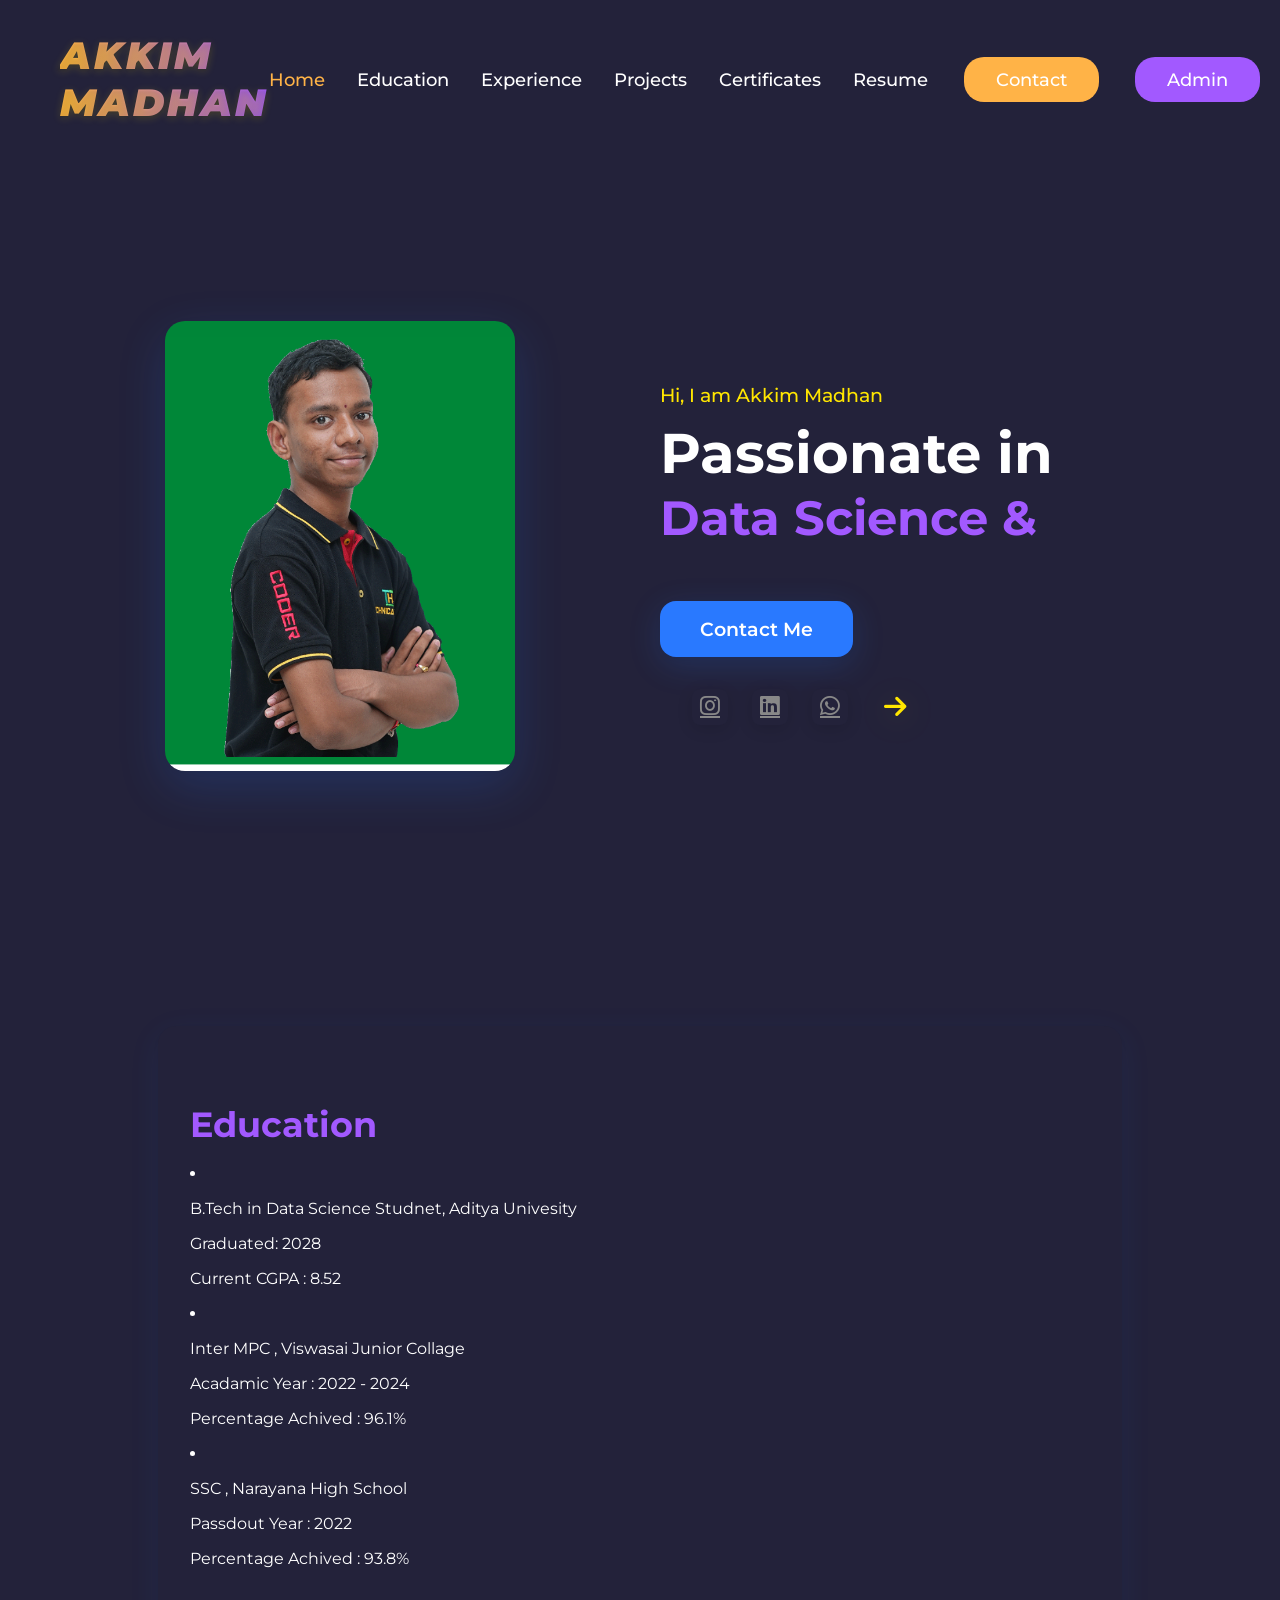
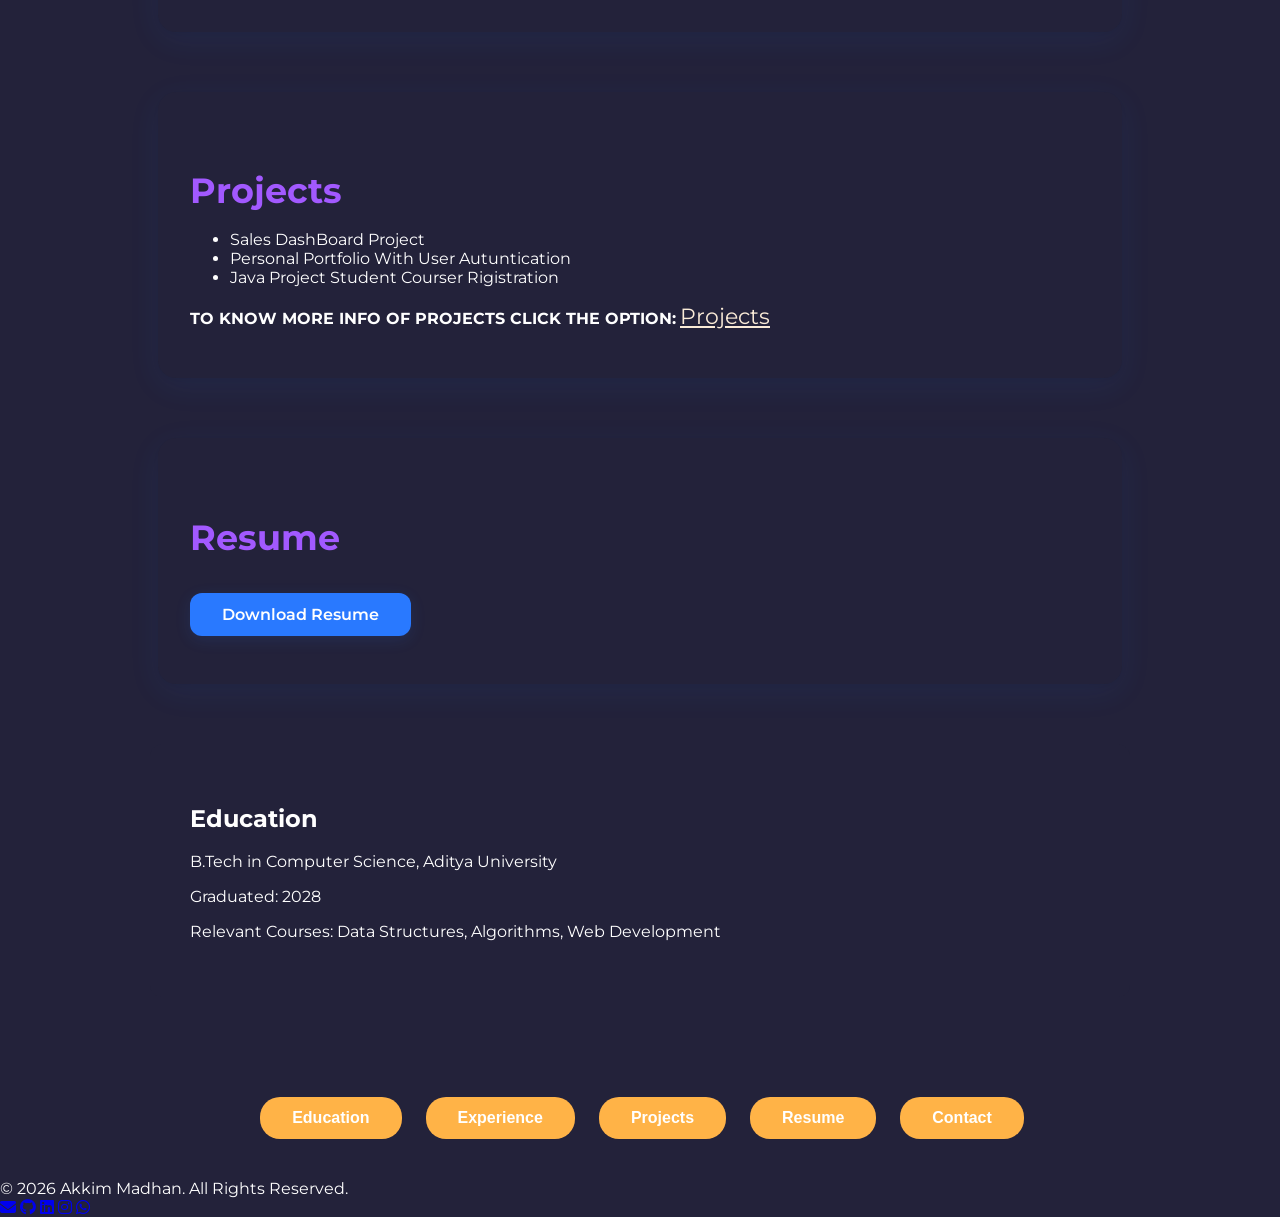
<file: index.html>
<!DOCTYPE html>
<html lang="en">
<head>
  <meta charset="UTF-8">
  <title>AKKIM MADHAN Portfolio</title>
  <meta name="viewport" content="width=device-width, initial-scale=1.0">
  <link rel="stylesheet" href="https://cdnjs.cloudflare.com/ajax/libs/font-awesome/6.4.2/css/all.min.css">
  <link rel="stylesheet" href="style.css">
  <link href="https://fonts.googleapis.com/css?family=Montserrat:700,400&display=swap" rel="stylesheet">
</head>
<body>  
  <header>
    <nav class="navbar">
      <div class="logo">AKKIM MADHAN</div>
      <ul class="nav-links">
        <li><a href="#home" class="active">Home</a></li>
        <li><a href="education.html">Education</a></li>
        <li><a href="experience.html">Experience</a></li>
        <li><a href="projects.html">Projects</a></li>
        <li><a href="certificates.html">Certificates</a></li>
        <li><a href="resume.html">Resume</a></li>
        <li><a href="contact.html" class="contact-btn">Contact</a></li>
        <li><a href="login.html" class="admin-btn" target="new">Admin</a></li>
      </ul>
    </nav>
  </header>
  <main>
    <section class="hero" id="home">
      <div class="hero-left">
        <img src="24B11DS002.png" alt="Profile" class="profile-img">
      </div>
      <div class="hero-right">
        <h2 class="greeting">Hi, I am Akkim Madhan</h2>
        <h1 class="main-title">Passionate in</h1>
        <h1 class="main-title"><span class="highlight" id="typed-text"></span></h1>
        <a href="contact.html" class="contact-me-btn">Contact Me</a>
        <div class="social-row">
          <a href="https://www.instagram.com/akkimmadhan/" target="_blank" title="Instagram"><i class="fab fa-instagram"></i></a>
          <a href="https://www.linkedin.com/in/akkim-madhan-7b61a6333/" target="_blank" title="LinkedIn"><i class="fab fa-linkedin"></i></a>
          <a href="https://wa.me/917997749831" target="_blank" title="WhatsApp"><i class="fab fa-whatsapp"></i></a>
          <span class="arrow-icon"><i class="fas fa-arrow-right"></i></span>
        </div>
      </div>
    </section>
    <section class="content-section">
      <h2>Education</h2>
      <li><p>B.Tech in Data Science Studnet, Aditya Univesity</p></li>
      <p>Graduated: 2028</p>
      <p>Current CGPA : 8.52</p>
      <li><p>Inter MPC , Viswasai Junior Collage</p></li>
      <p>Acadamic Year : 2022 - 2024</p>
      <p>Percentage Achived : 96.1%</p>
      <li><p>SSC , Narayana High School</p></li>
      <p>Passdout Year : 2022</p>
      <p>Percentage Achived : 93.8%</p>
    </section>
     <!-- <section class="content-section">
      <h2>Experience</h2>
      
    </section> -->
    <section class="content-section">
      <h2>Projects</h2>
      <ul>
        <li>Sales DashBoard Project</li>
        <li>Personal Portfolio With User Autuntication</li>
        <li>Java Project Student Courser Rigistration</li>
      </ul>
      <b>TO KNOW MORE INFO OF PROJECTS CLICK THE OPTION:</b>
      <a href="projects.html" style="color: antiquewhite; font-size: 22px;">Projects</a>
    </section>
    <section class="content-section">
      <h2>Resume</h2>
      <a href="Resume.pdf" target="_blank" class="resume-link">Download Resume</a>
    </section>
    </section>
    <div class="tab-content active" id="education">
      <h2>Education</h2>
      <p>B.Tech in Computer Science, Aditya University</p>
      <p>Graduated: 2028</p>
      <p>Relevant Courses: Data Structures, Algorithms, Web Development</p>
    </div>
    <div class="tab-content" id="experience">
      <h2>Experience</h2>
     
    </div>
    <div class="tab-content" id="projects">
      <h2>Projects</h2>
      <ul>
        <li>Portfolio Website</li>
        <li>Notes App (MERN Stack)</li>
        <li>Student Attendance System</li>
      </ul>
    </div>
    <div class="tab-content" id="resume">
      <h2>Resume</h2>
      <a href="Resume.pdf" target="_blank" class="resume-link">Download Resume</a>
    </div>
    <div class="tab-content" id="contact">
      <h2>Contact</h2>
      <form>
        <input type="text" placeholder="Your Name" required>
        <input type="email" placeholder="Your Email" required>
        <textarea placeholder="Your Message" required></textarea>
        <button type="submit">Send</button>
      </form>
    </div>
    <div class="tab-bar">
      <button class="tab-btn" data-tab="education">Education</button>
      <button class="tab-btn" data-tab="experience">Experience</button>
      <button class="tab-btn" data-tab="projects">Projects</button>
      <button class="tab-btn" data-tab="resume">Resume</button>
      <button class="tab-btn" data-tab="contact">Contact</button>
    </div>
  </main>
  <footer>
    <div class="footer-content">
      <span>© 2026 Akkim Madhan. All Rights Reserved.</span>
      <div class="footer-social">
        <a href="mailto:akkimmadhan07@gmail.com"><i class="fas fa-envelope"></i></a>
        <a href="https://github.com/madhan0761056" target="_blank"><i class="fab fa-github"></i></a>
        <a href="https://www.linkedin.com/in/akkim-madhan-7b61a6333/" target="_blank"><i class="fab fa-linkedin"></i></a>
        <a href="https://www.instagram.com/akkimmadhan/" target="_blank"><i class="fab fa-instagram"></i></a>
        <a href="https://wa.me/917997749831" target="_blank"><i class="fab fa-whatsapp"></i></a>
      </div>
    </div>
  </footer>
  <script src="script.js"></script>
</body>

</html>
</file>
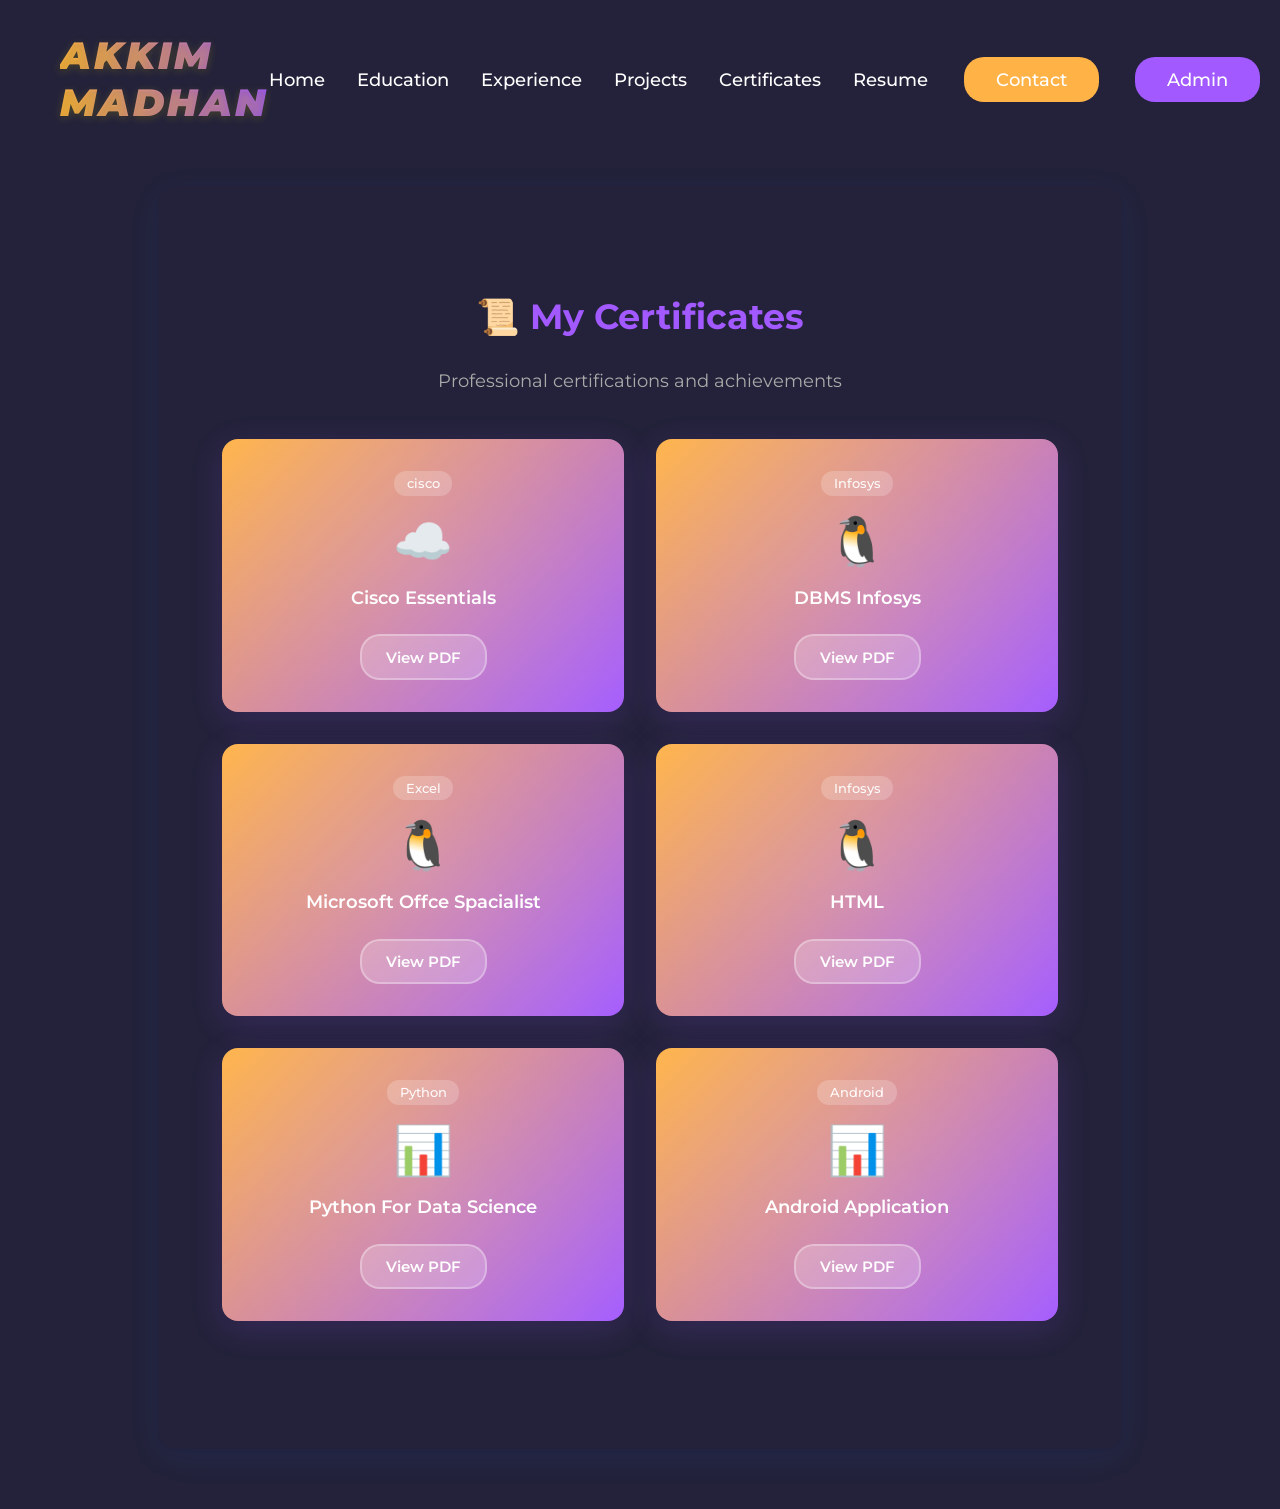
<file: certificates.html>
<!DOCTYPE html>
<html lang="en">
<head>
    <meta charset="UTF-8">
    <meta name="viewport" content="width=device-width, initial-scale=1.0">
    <title>Certificates - AKKIM MADHAN</title>
    <link rel="stylesheet" href="style.css">
    <link href="https://fonts.googleapis.com/css?family=Montserrat:700,400&display=swap" rel="stylesheet">
    <link rel="stylesheet" href="https://cdnjs.cloudflare.com/ajax/libs/font-awesome/6.4.2/css/all.min.css">
    <style>
        .certificates-container {
            max-width: 1200px;
            margin: 0 auto;
            padding: 2rem;
        }

        .content-section h2 {
            font-size: 2.2rem;
            color: #a259ff;
            margin-bottom: 2rem;
            font-weight: 700;
            text-align: center;
        }

        .certificates-subtitle {
            text-align: center;
            color: #aaa;
            margin-bottom: 3rem;
            font-size: 1.1rem;
        }

        .certificates-grid {
            display: grid;
            grid-template-columns: repeat(auto-fill, minmax(280px, 1fr));
            gap: 2rem;
            margin-bottom: 3rem;
        }

        .certificate-card {
            background: linear-gradient(135deg, #ffb347 0%, #a259ff 100%);
            border-radius: 16px;
            padding: 2rem 1.5rem;
            box-shadow: 0 8px 32px rgba(162, 89, 255, 0.18), 0 2px 8px rgba(0, 0, 0, 0.12);
            transition: all 0.3s cubic-bezier(0.77, 0, 0.175, 1);
            display: flex;
            flex-direction: column;
            align-items: center;
            text-align: center;
            cursor: pointer;
            position: relative;
            overflow: hidden;
            opacity: 0;
            transform: translateY(40px);
            animation: fadeInUp 0.8s cubic-bezier(0.77, 0, 0.175, 1) forwards;
        }

        .certificate-card:nth-child(1) { animation-delay: 0.2s; }
        .certificate-card:nth-child(2) { animation-delay: 0.3s; }
        .certificate-card:nth-child(3) { animation-delay: 0.4s; }
        .certificate-card:nth-child(4) { animation-delay: 0.5s; }
        .certificate-card:nth-child(5) { animation-delay: 0.6s; }
        .certificate-card:nth-child(6) { animation-delay: 0.7s; }
        .certificate-card:nth-child(7) { animation-delay: 0.8s; }
        .certificate-card:nth-child(8) { animation-delay: 0.9s; }
        .certificate-card:nth-child(9) { animation-delay: 1.0s; }
        .certificate-card:nth-child(10) { animation-delay: 1.1s; }
        .certificate-card:nth-child(11) { animation-delay: 1.2s; }

        .certificate-card::before {
            content: '';
            position: absolute;
            top: -50%;
            left: -50%;
            width: 200%;
            height: 200%;
            background: radial-gradient(circle, rgba(255, 255, 255, 0.1) 0%, transparent 70%);
            animation: shine 3s infinite;
        }

        @keyframes shine {
            0% {
                transform: translateX(-100%) translateY(-100%) rotate(45deg);
            }
            100% {
                transform: translateX(100%) translateY(100%) rotate(45deg);
            }
        }

        .certificate-card:hover {
            transform: translateY(-15px) scale(1.05);
            box-shadow: 0 16px 48px rgba(162, 89, 255, 0.28), 0 4px 16px rgba(41, 121, 255, 0.12);
        }

        .certificate-icon {
            font-size: 3rem;
            margin-bottom: 1rem;
            z-index: 1;
            transition: transform 0.3s ease;
        }

        .certificate-card:hover .certificate-icon {
            transform: scale(1.15) rotate(-10deg);
        }

        .certificate-name {
            color: white;
            font-weight: 600;
            font-size: 1.1rem;
            margin-bottom: 0.5rem;
            z-index: 1;
            line-height: 1.4;
        }

        .certificate-link {
            display: inline-block;
            background: rgba(255, 255, 255, 0.2);
            color: white;
            padding: 0.7rem 1.5rem;
            border-radius: 20px;
            text-decoration: none;
            margin-top: 1rem;
            font-size: 0.95rem;
            font-weight: 600;
            transition: all 0.3s ease;
            z-index: 1;
            border: 2px solid rgba(255, 255, 255, 0.3);
        }

        .certificate-link:hover {
            background: white;
            color: #a259ff;
            border-color: white;
            box-shadow: 0 4px 16px rgba(0, 0, 0, 0.2);
        }

        .certificate-category {
            display: inline-block;
            background: rgba(255, 255, 255, 0.2);
            color: rgba(255, 255, 255, 0.95);
            padding: 0.3rem 0.8rem;
            border-radius: 12px;
            font-size: 0.8rem;
            margin-bottom: 1rem;
            z-index: 1;
            font-weight: 500;
        }

        @keyframes fadeInUp {
            from {
                opacity: 0;
                transform: translateY(40px);
            }
            to {
                opacity: 1;
                transform: translateY(0);
            }
        }

        @media (max-width: 768px) {
            .certificates-container {
                padding: 1rem;
            }

            .content-section h2 {
                font-size: 2rem;
            }

            .certificates-grid {
                grid-template-columns: repeat(auto-fill, minmax(250px, 1fr));
                gap: 1.5rem;
            }

            .certificate-card {
                padding: 1.5rem 1rem;
            }

            .certificate-icon {
                font-size: 2.5rem;
            }
        }

        @media (max-width: 480px) {
            .content-section h2 {
                font-size: 1.7rem;
            }

            .certificates-grid {
                grid-template-columns: 1fr;
            }

            .certificate-card {
                padding: 1.2rem 1rem;
            }

            .certificate-icon {
                font-size: 2rem;
            }
        }

        .content-section {
            opacity: 1;
            transform: translateY(0);
        }
    </style>
</head>
<body>
    <header>
        <nav class="navbar">
            <div class="logo">AKKIM MADHAN</div>
            <ul class="nav-links">
                <li><a href="index.html">Home</a></li>
                <li><a href="education.html">Education</a></li>
                <li><a href="experience.html">Experience</a></li>
                <li><a href="projects.html">Projects</a></li>
                <li><a href="certificates.html">Certificates</a></li>
                <li><a href="resume.html">Resume</a></li>
                <li><a href="contact.html" class="contact-btn">Contact</a></li>
                <li><a href="login.html" class="admin-btn" target="new">Admin</a></li>
            </ul>
        </nav>
    </header>

    <main>
        <section class="content-section">
            <div class="certificates-container">
                <h2>📜 My Certificates</h2>
                <p class="certificates-subtitle">Professional certifications and achievements</p>

                <div class="certificates-grid">
                    <!-- Cloud & Azure -->
                    <div class="certificate-card">
                        <span class="certificate-category">cisco</span>
                        <div class="certificate-icon">☁️</div>
                        <div class="certificate-name">Cisco Essentials</div>
                        <a href="Cisco Essentials -1.pdf" target="_blank" class="certificate-link">View PDF</a>
                    </div>

                    <!-- Red Hat -->
                    <div class="certificate-card">
                        <span class="certificate-category">Infosys</span>
                        <div class="certificate-icon">🐧</div>
                        <div class="certificate-name">DBMS Infosys</div>
                        <a href="DBMS infosys(24B11DS002).pdf" target="_blank" class="certificate-link">View PDF</a>
                    </div>

                    <div class="certificate-card">
                        <span class="certificate-category">Excel</span>
                        <div class="certificate-icon">🐧</div>
                        <div class="certificate-name">Microsoft Offce Spacialist</div>
                        <a href="Excel 2019.pdf" target="_blank" class="certificate-link">View PDF</a>
                    </div>

                    <div class="certificate-card">
                        <span class="certificate-category">Infosys</span>
                        <div class="certificate-icon">🐧</div>
                        <div class="certificate-name">HTML</div>
                        <a href="HTML-5.pdf" target="_blank" class="certificate-link">View PDF</a>
                    </div>

                    <!-- Coursera -->
                    <div class="certificate-card">
                        <span class="certificate-category">Python</span>
                        <div class="certificate-icon">📊</div>
                        <div class="certificate-name">Python For Data Science</div>
                        <a href="Python for data science infosys springboard.pdf" target="_blank" class="certificate-link">View PDF</a>
                    </div>

                    <div class="certificate-card">
                        <span class="certificate-category">Android </span>
                        <div class="certificate-icon">📊</div>
                        <div class="certificate-name">Android Application</div>
                        <a href="Android Application Development.pdf" target="_blank" class="certificate-link">View PDF</a>
                    </div>

                   
                </div>
            </div>
        </section>
    </main>
</body>
</html>
</file>
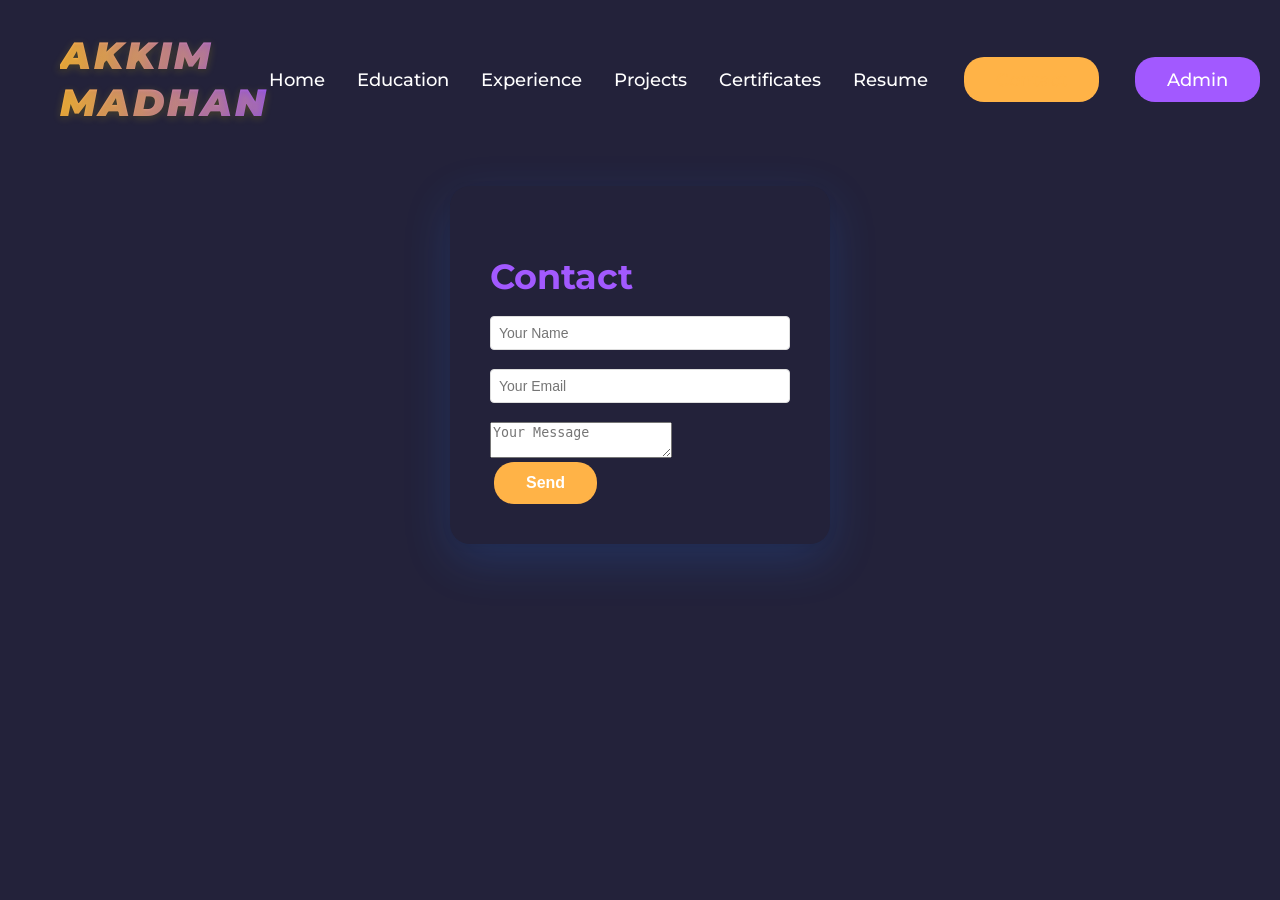
<file: contact.html>
<!DOCTYPE html>
<html lang="en">
<head>
  <meta charset="UTF-8">
  <title>Contact - AKKIM MADHAN</title>
  <link rel="stylesheet" href="style.css">
  <link href="https://fonts.googleapis.com/css?family=Montserrat:700,400&display=swap" rel="stylesheet">
  <link rel="stylesheet" href="https://cdnjs.cloudflare.com/ajax/libs/font-awesome/6.4.2/css/all.min.css">
  <style>
    input {
            width: 100%;
            padding: 8px;
            border: 1px solid #ddd;
            border-radius: 4px;
            font-size: 14px;
            box-sizing: border-box;
        }
        label {
            display: block;
            margin-bottom: 5px;
            color: #ffffff;
            font-weight: bold;
        }
      .content-section{
            background:#23223a;
            padding: 40px;
            border-radius: 20px;
            /* box-shadow: 0 2px 10px rgba(0, 0, 0, 0.1); */
            width: 300px;
            box-shadow: 0 16px 48px rgba(41,121,255,0.18), 0 2px 8px rgba(0,0,0,0.08);
            transition: box-shadow 0.3s, transform 0.3s;
      }
  </style>
</head>
<body>
  <header>
    <nav class="navbar">
      <div class="logo">AKKIM MADHAN</div>
      <ul class="nav-links">
        <li><a href="index.html">Home</a></li>
        <li><a href="education.html">Education</a></li>
        <li><a href="experience.html">Experience</a></li>
        <li><a href="projects.html">Projects</a></li>
        <li><a href="certificates.html">Certificates</a></li>
        <li><a href="resume.html">Resume</a></li>
        <li><a href="contact.html" class="contact-btn active">Contact</a></li>
        <li><a href="#admin" class="admin-btn">Admin</a></li>
      </ul>
    </nav>
  </header>
  <main>
    <section class="content-section">
      <h2>Contact</h2>
      <form>
        <input class="INPUT" type="text" placeholder="Your Name" required ><br><br>
        <input class="INPUT" type="email" placeholder="Your Email" required ><br><br>
        <textarea class="INPUT" placeholder="Your Message" required ></textarea><br>
        <button class="tab-btn"  type="submit">Send</button>
      </form>
    </section>
  </main>
</body>
</html>
</file>
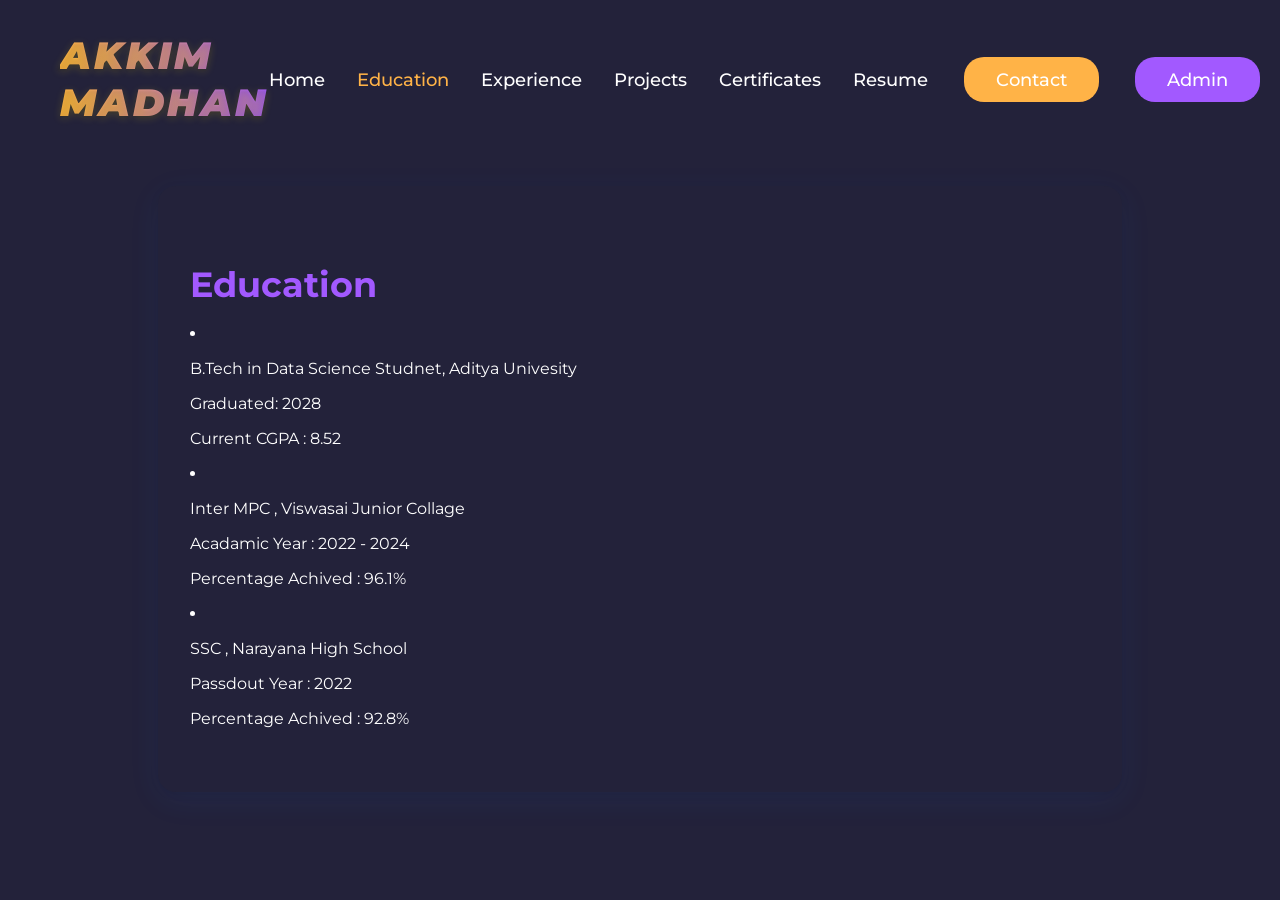
<file: education.html>
<!DOCTYPE html>
<html lang="en">
<head>
  <meta charset="UTF-8">
  <title>Education - AKKIM MADHAN</title>
  <link rel="stylesheet" href="style.css">
  <link href="https://fonts.googleapis.com/css?family=Montserrat:700,400&display=swap" rel="stylesheet">
  <link rel="stylesheet" href="https://cdnjs.cloudflare.com/ajax/libs/font-awesome/6.4.2/css/all.min.css">
</head>
<body>
  <header>
    <nav class="navbar">
      <div class="logo">AKKIM MADHAN</div>
      <ul class="nav-links">
        <li><a href="index.html">Home</a></li>
        <li><a href="education.html" class="active">Education</a></li>
        <li><a href="experience.html">Experience</a></li>
        <li><a href="projects.html">Projects</a></li>
        <li><a href="certificates.html">Certificates</a></li>
        <li><a href="resume.html">Resume</a></li>
        <li><a href="contact.html" class="contact-btn">Contact</a></li>
        <li><a href="login.html" class="admin-btn" target="new">Admin</a></li>
      </ul>
    </nav>
  </header>
  <main>
    <section class="content-section">
      <h2>Education</h2>
      <li><p>B.Tech in Data Science Studnet, Aditya Univesity</p></li>
      <p>Graduated: 2028</p>
      <p>Current CGPA : 8.52</p>
      <li><p>Inter MPC , Viswasai Junior Collage</p></li>
      <p>Acadamic Year : 2022 - 2024</p>
      <p>Percentage Achived : 96.1%</p>
      <li><p>SSC , Narayana High School</p></li>
      <p>Passdout Year : 2022</p>
      <p>Percentage Achived : 92.8%</p>
    </section>
  </main>
</body>
</html>
</file>
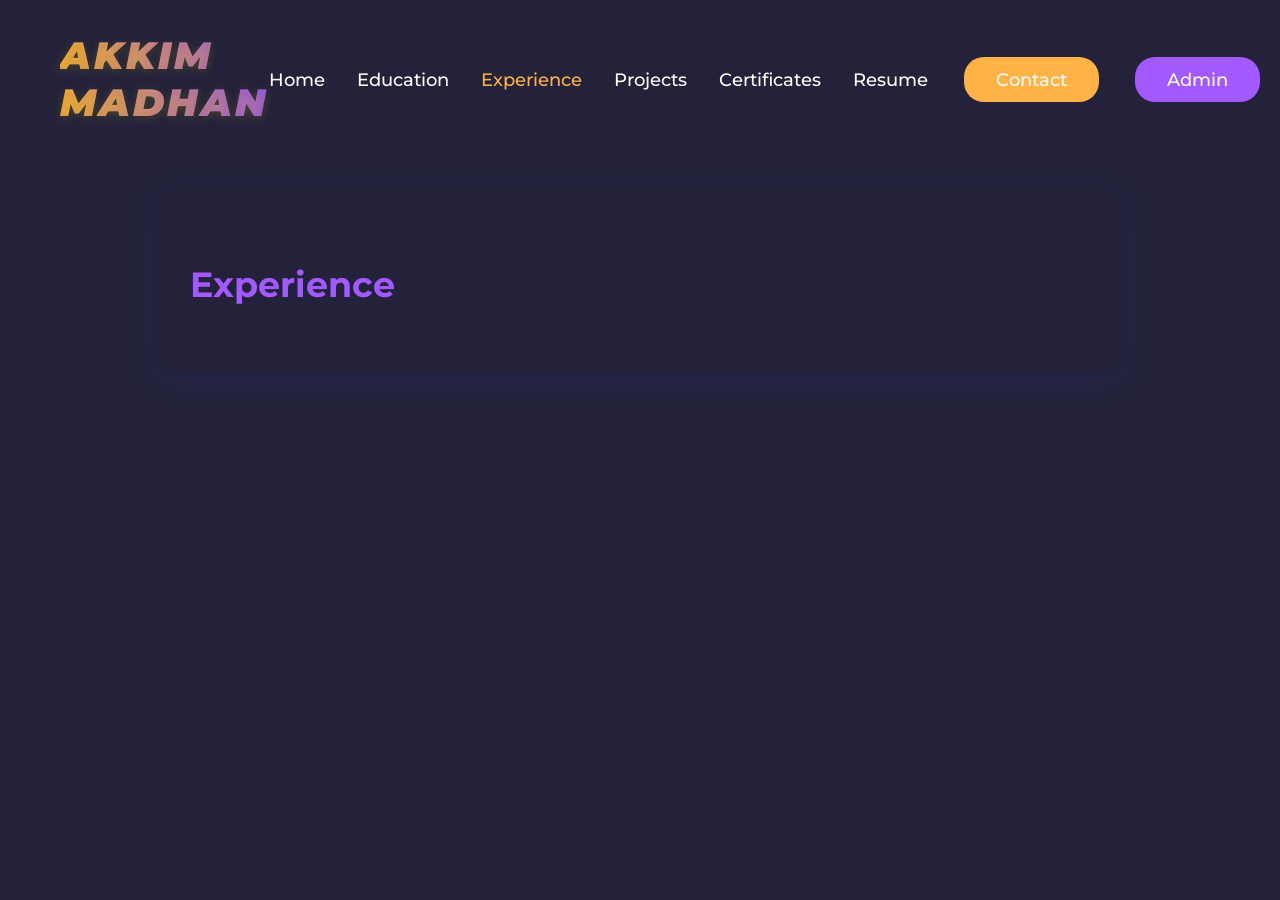
<file: experience.html>
<!DOCTYPE html>
<html lang="en">
<head>
  <meta charset="UTF-8">
  <title>Experience - AKKIM MADHAN</title>
  <link rel="stylesheet" href="style.css">
  <link href="https://fonts.googleapis.com/css?family=Montserrat:700,400&display=swap" rel="stylesheet">
  <link rel="stylesheet" href="https://cdnjs.cloudflare.com/ajax/libs/font-awesome/6.4.2/css/all.min.css">
</head>
<body>
  <header>
    <nav class="navbar">
      <div class="logo">AKKIM MADHAN</div>
      <ul class="nav-links">
        <li><a href="index.html">Home</a></li>
        <li><a href="education.html">Education</a></li>
        <li><a href="experience.html" class="active">Experience</a></li>
        <li><a href="projects.html">Projects</a></li>
        <li><a href="certificates.html">Certificates</a></li>
        <li><a href="resume.html">Resume</a></li>
        <li><a href="contact.html" class="contact-btn">Contact</a></li>
        <li><a href="#admin" class="admin-btn">Admin</a></li>
      </ul>
    </nav>
  </header>
  <main>
    <section class="content-section">
      <h2>Experience</h2>
      
    </section>
  </main>
</body>
</html>
</file>
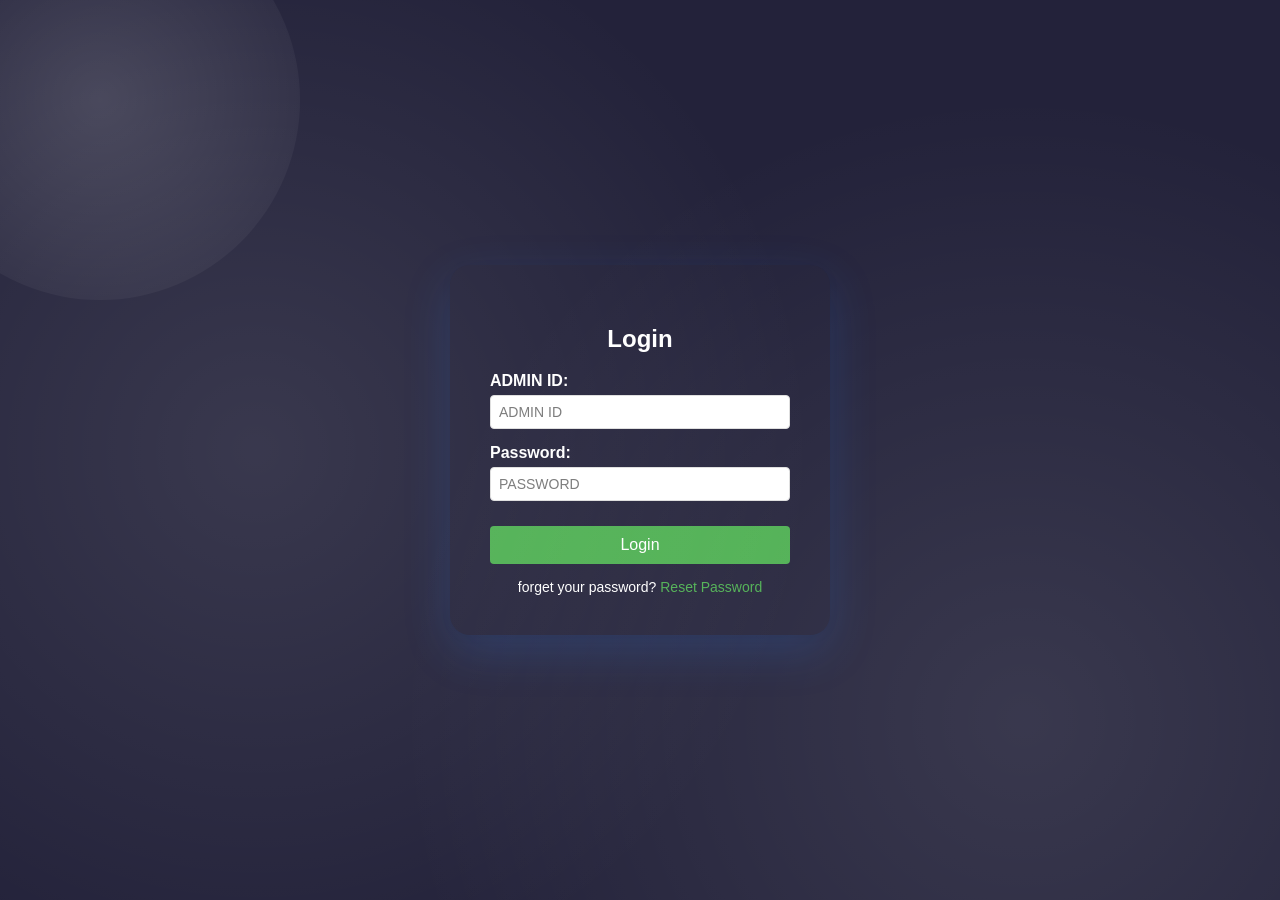
<file: login.html>
<!DOCTYPE html>
<html lang="en">
<head>
    <meta charset="UTF-8">
    <meta name="viewport" content="width=device-width, initial-scale=1.0">
    <title>Login</title>
    <style>
        body {
            display: flex;
            justify-content: center;
            align-items: center;
            height: 100vh;
            margin: 0;
            font-family: 'Montserrat', Arial, sans-serif;
            background: #23223a;
            color: #fff;
            position: relative;
            overflow: hidden;
        }
        body::before {
            content: '';
            position: absolute;
            top: 0;
            left: 0;
            right: 0;
            bottom: 0;
            background: radial-gradient(circle at 20% 50%, rgba(255,255,255,0.1) 0%, transparent 50%),
                        radial-gradient(circle at 80% 80%, rgba(255,255,255,0.1) 0%, transparent 50%);
            pointer-events: none;
        }

        body::after {
            content: '';
            position: absolute;
            width: 400px;
            height: 400px;
            background: radial-gradient(circle, rgba(255,255,255,0.15), transparent);
            border-radius: 50%;
            top: -100px;
            left: -100px;
            animation: float 10s ease-in-out infinite;
            pointer-events: none;
        }
        .login-container {
            background:#23223a;
            padding: 40px;
            border-radius: 20px;
            /* box-shadow: 0 2px 10px rgba(0, 0, 0, 0.1); */
            width: 300px;
            box-shadow: 0 16px 48px rgba(41,121,255,0.18), 0 2px 8px rgba(0,0,0,0.08);
            transition: box-shadow 0.3s, transform 0.3s;
        }
        .login-container:hover {
            box-shadow: 0 24px 64px rgba(41,121,255,0.28), 0 4px 16px rgba(0,0,0,0.12);
            transform: translateY(-5px);
        }

        h2 {
            text-align: center;
            color: #ffffff;
        }

        .form-group {
            margin-bottom: 15px;
        }

        label {
            display: block;
            margin-bottom: 5px;
            color: #ffffff;
            font-weight: bold;
        }

        input {
            width: 100%;
            padding: 8px;
            border: 1px solid #ddd;
            border-radius: 4px;
            font-size: 14px;
            box-sizing: border-box;
        }

        input:focus {
            outline: none;
            border-color: #4CAF50;
        }

        button {
            width: 100%;
            padding: 10px;
            background-color: #4CAF50;
            color: white;
            border: none;
            border-radius: 4px;
            cursor: pointer;
            font-size: 16px;
            margin-top: 10px;
        }
        button:hover {
            background-color: #45a049;
        }
        .signup-link {
            text-align: center;
            margin-top: 15px;
            font-size: 14px;
        }
        .signup-link a {
            color: #4CAF50;
            text-decoration: none;
        }
        .signup-link a:hover {
            text-decoration: underline;
        }
    </style>
</head>
<body>
    <div class="login-container">
        <h2>Login</h2>
        <form id="loginForm">
            <div class="form-group">
                <label for="email">ADMIN ID:</label>
                <input type="email" id="email" name="email" placeholder="ADMIN ID" >
            </div>
            <div class="form-group">
                <label for="password">Password:</label>
                <input type="password" id="password" name="password" placeholder="PASSWORD">
            </div>
            <button type="submit">Login</button>
            <div class="signup-link">
                forget your password? <a href="signup.html">Reset Password</a>
            </div>
        </form>
    </div>
    <script>
        document.getElementById('loginForm').addEventListener('submit', function(e) {
            e.preventDefault();
            const email = document.getElementById('email').value;
            const password = document.getElementById('password').value;  
            console.log('Login:', { email, password });
            alert('Login submitted!');
        });
    </script>
</body>
</html>
</file>
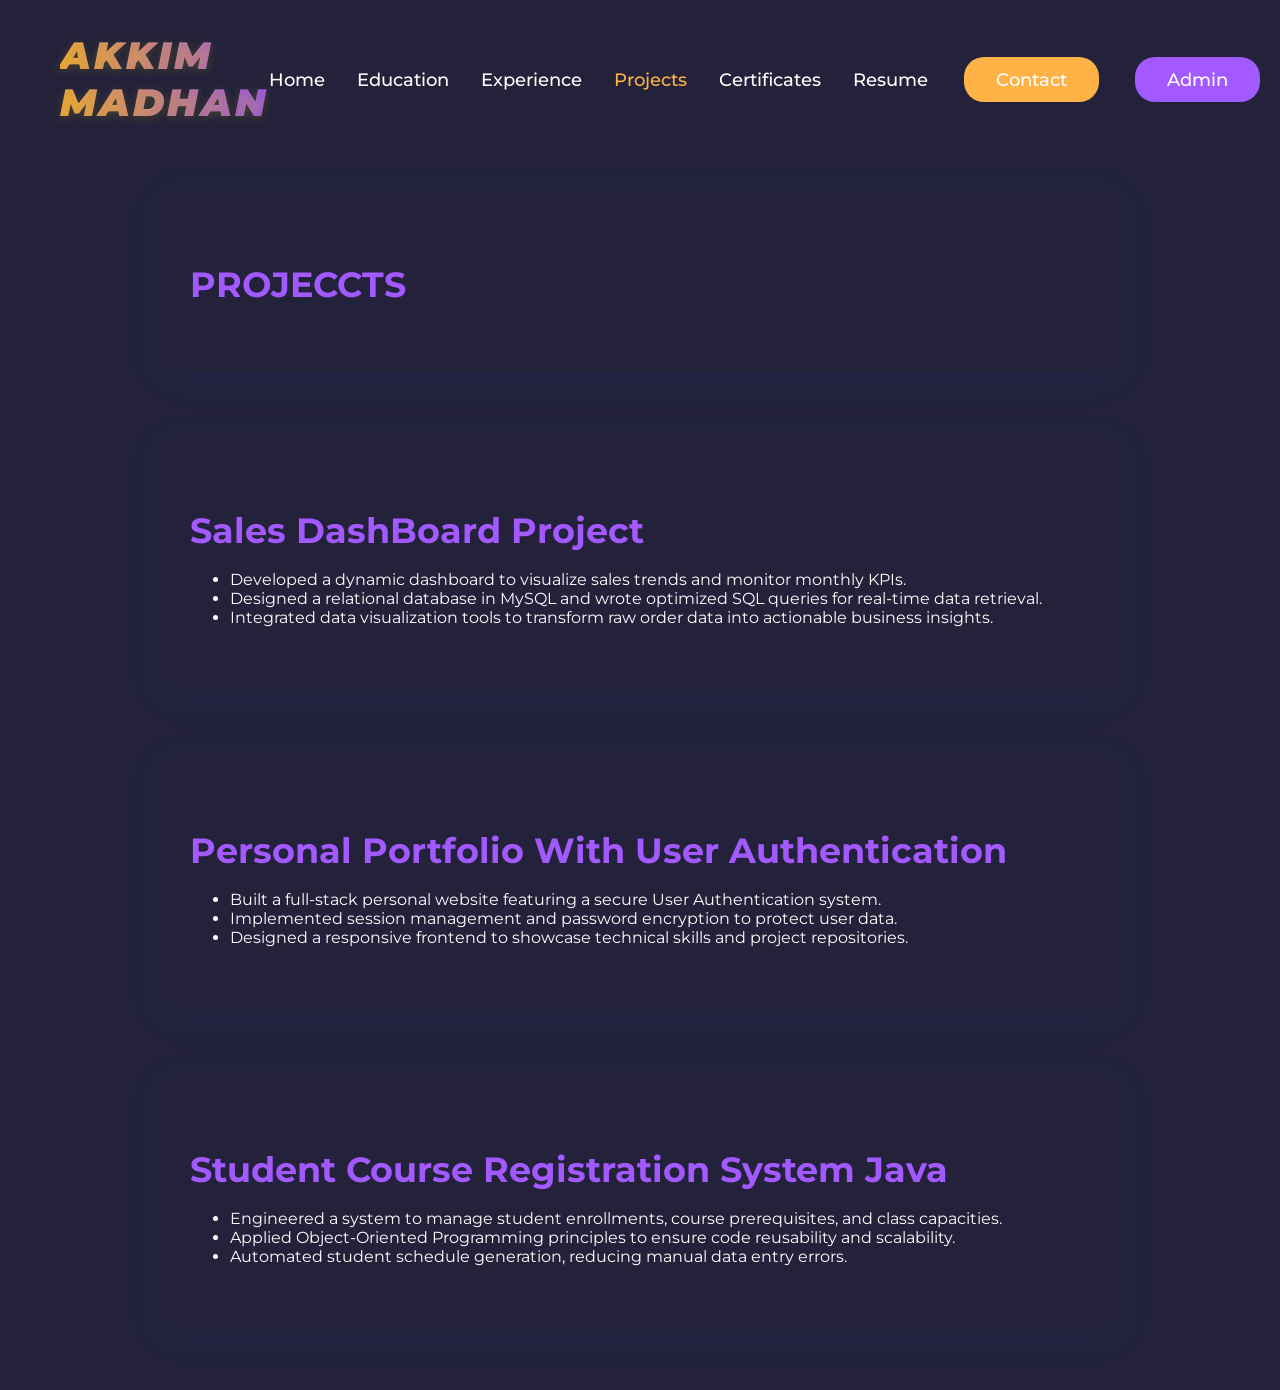
<file: projects.html>
<!DOCTYPE html>
<html lang="en">
<head>
  <meta charset="UTF-8">
  <title>Projects - AKKIM MADHAN</title>
  <link rel="stylesheet" href="style.css">
  <link href="https://fonts.googleapis.com/css?family=Montserrat:700,400&display=swap" rel="stylesheet">
  <link rel="stylesheet" href="https://cdnjs.cloudflare.com/ajax/libs/font-awesome/6.4.2/css/all.min.css">
</head>
<body>
  <header>
    <nav class="navbar">
      <div class="logo">AKKIM MADHAN</div>
      <ul class="nav-links">
        <li><a href="index.html">Home</a></li>
        <li><a href="education.html">Education</a></li>
        <li><a href="experience.html">Experience</a></li>
        <li><a href="projects.html" class="active">Projects</a></li>
        <li><a href="certificates.html">Certificates</a></li>
        <li><a href="resume.html">Resume</a></li>
        <li><a href="contact.html" class="contact-btn">Contact</a></li>
        <li><a href="#admin" class="admin-btn">Admin</a></li>
      </ul>
    </nav>
  </header>
  <section class="content-section">
      <h2>PROJECCTS</h2>
    </section>
  <main>
    <section class="content-section">
      <h2>Sales DashBoard Project</h2>
      <ul>
        <li>Developed a dynamic dashboard to visualize sales trends and monitor monthly KPIs.</li>
        <li>Designed a relational database in MySQL and wrote optimized SQL queries for real-time data retrieval.</li>
        <li>Integrated data visualization tools to transform raw order data into actionable business insights.</li>
      </ul>
    </section>
    <section class="content-section">
      <h2>Personal Portfolio With User Authentication</h2>
      <ul>
        <li>Built a full-stack personal website featuring a secure User Authentication system.</li>
        <li>Implemented session management and password encryption to protect user data.</li>
        <li>Designed a responsive frontend to showcase technical skills and project repositories.</li>
      </ul>
    </section>
    <section class="content-section">
      <h2>Student Course Registration System Java</h2>
      <ul>
        <li>Engineered a system to manage student enrollments, course prerequisites, and class capacities.</li>
        <li>Applied Object-Oriented Programming principles to ensure code reusability and scalability.</li>
        <li>Automated student schedule generation, reducing manual data entry errors.</li>
      </ul>
    </section>
  </main>
</body>
</html>
</file>
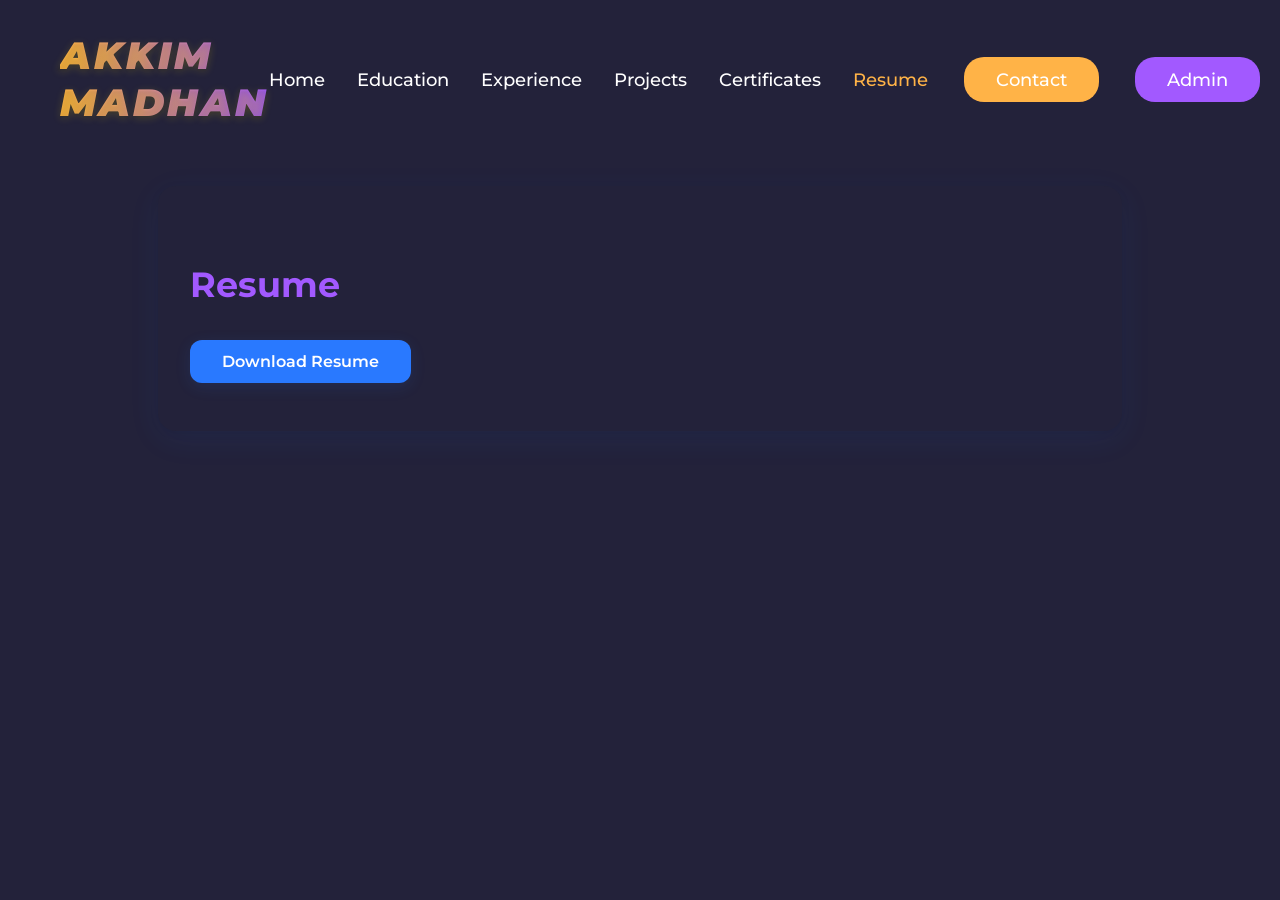
<file: resume.html>
<!DOCTYPE html>
<html lang="en">
<head>
  <meta charset="UTF-8">
  <title>Resume - AKKIM MADHAN</title>
  <link rel="stylesheet" href="style.css">
  <link href="https://fonts.googleapis.com/css?family=Montserrat:700,400&display=swap" rel="stylesheet">
  <link rel="stylesheet" href="https://cdnjs.cloudflare.com/ajax/libs/font-awesome/6.4.2/css/all.min.css">
</head>
<body>
  <header>
    <nav class="navbar">
      <div class="logo">AKKIM MADHAN</div>
      <ul class="nav-links">
        <li><a href="index.html">Home</a></li>
        <li><a href="education.html">Education</a></li>
        <li><a href="experience.html">Experience</a></li>
        <li><a href="projects.html">Projects</a></li>
        <li><a href="certificates.html">Certificates</a></li>
        <li><a href="resume.html" class="active">Resume</a></li>
        <li><a href="contact.html" class="contact-btn">Contact</a></li>
        <li><a href="#admin" class="admin-btn">Admin</a></li>
      </ul>
    </nav>
  </header>
  <main>
    <section class="content-section">
      <h2>Resume</h2>
      <a href="Resume.pdf" target="_blank" class="resume-link">Download Resume</a>
    </section>
  </main>
</body>
</html>
</file>
<file: style.css>
body {
  margin: 0;
  font-family: 'Montserrat', Arial, sans-serif;
  background: #23223a;
  color: #fff;
}

header {
  position: sticky;
  top: 0;
  background: #23223a;
  z-index: 999;
  /* box-shadow: 0 2px 10px rgba(0, 0, 0, 0.2); */
}

.navbar {
  display: flex;
  justify-content: flex-start;
  align-items: center;
  padding: 32px 60px 0 60px;
}
.logo {
  font-family: 'Montserrat', cursive;
  font-size: 2.4rem;
  font-weight: 900;
  letter-spacing: 3px;
  color: #ffe600;
  text-shadow: 0 2px 8px rgba(255,230,0,0.18), 0 1px 2px rgba(0,0,0,0.12);
  background: linear-gradient(90deg, #ffb347, #a259ff);
  -webkit-background-clip: text;
  -webkit-text-fill-color: transparent;
  background-clip: text;
  font-style: italic;
}
.nav-links {
  display: flex;
  gap: 32px;
  align-items: center;
  list-style: none;
  margin: 0;
  padding: 0;
  margin-left: auto;
}
.nav-links a {
  color: #fff;
  text-decoration: none;
  font-weight: 500;
  font-size: 1.1rem;
  transition: color 0.2s;
}
.nav-links a.active {
  color: #ffb347;
}
.contact-btn {
  background: #ffb347;
  color: #fff;
  border: none;
  border-radius: 20px;
  padding: 12px 32px;
  font-size: 1rem;
  font-weight: 600;
  cursor: pointer;
  margin-left: 4px;
  transition: background 0.2s;
}

.admin-btn {
  background: #a259ff;
  color: #fff;
  border: none;
  border-radius: 20px;
  padding: 12px 32px;
  font-size: 1rem;
  font-weight: 600;
  cursor: pointer;
  margin-left: 4px;
  transition: background 0.2s;
  text-decoration: none;
  display: inline-block;
}
.admin-btn:hover {
  background: #7c3aed;
}
.hero {
  display: flex;
  align-items: center;
  justify-content: space-between;
  padding: 60px;
  min-height: 80vh;
  position: relative;
}
.hero-left {
  flex: 1;
  display: flex;
  align-items: center;
  justify-content: center;
}
.profile-img {
  width: 350px;
  height: 450px;
  border-radius: 20px;
  box-shadow: 0 8px 32px rgba(0,0,0,0.3);
  object-fit: cover;
}
.hero-right {
  flex: 1;
  max-width: 600px;
  margin-left: 40px;
  display: flex;
  flex-direction: column;
  align-items: flex-start;
}
.tab-btn{
  background: #ffb347;
  color: #fff;
  border: none;
  border-radius: 20px;
  padding: 12px 32px;
  font-size: 1rem;
  font-weight: 600;
  cursor: pointer;
  margin-left: 4px;
  transition: background 0.2s;
}
.greeting {
  color: #ffe600;
  font-size: 1.2rem;
  font-weight: 500;
  margin-bottom: 16px;
}
.main-title {
  font-size: 3.5rem;
  font-weight: 700;
  margin: 0;
  line-height: 1.1;
  color: #fff;
}
.highlight {
  color: #a259ff;
  font-size: 3rem;
  font-weight: 700;
  margin-bottom: 24px;
  display: inline-block;
}
.contact-me-btn {
  background: #2979ff;
  color: #fff;
  border: none;
  border-radius: 16px;
  padding: 16px 40px;
  font-size: 1.2rem;
  font-weight: 600;
  cursor: pointer;
  margin-top: 32px;
  margin-bottom: 32px;
  transition: background 0.2s, box-shadow 0.3s, transform 0.2s;
  text-decoration: none;
  display: inline-block;
  vertical-align: middle;
  box-shadow: 0 8px 32px rgba(41,121,255,0.18), 0 2px 8px rgba(0,0,0,0.08);
}
.contact-me-btn:hover {
  background: #1c54b2;
  box-shadow: 0 16px 48px rgba(41,121,255,0.28);
  transform: scale(1.05);
}
.social-row {
  display: inline-flex;
  gap: 24px;
  align-items: center;
  margin-left: 32px;
  vertical-align: middle;
}
.social-row a {
  background: #23223a;
  color: #888;
  font-size: 1.4rem;
  width: 36px;
  height: 36px;
  display: flex;
  align-items: center;
  justify-content: center;
  border-radius: 8px;
  box-shadow: 0 4px 16px rgba(0,0,0,0.12);
  transition: color 0.2s, background 0.2s, box-shadow 0.3s, transform 0.2s;
}
.social-row a:hover {
  color: #a259ff;
  background: #fff;
  box-shadow: 0 8px 32px rgba(162,89,255,0.18);
  transform: scale(1.1);
}
.arrow-icon {
  color: #ffe600;
  font-size: 1.6rem;
  margin-left: 12px;
  background: none;
  width: auto;
  height: auto;
  display: flex;
  align-items: center;
  justify-content: center;
  filter: drop-shadow(0 4px 16px rgba(255,230,0,0.18));
}
.floating-shape {
  position: absolute;
  z-index: 1;
  opacity: 0.7;
  font-size: 2rem;
  pointer-events: none;
  animation: floatShape 3s ease-in-out infinite alternate;
}
.shape1 { top: 120px; left: 40%; color: #ffb347; animation-delay: 0s; }
.shape2 { top: 60px; left: 60%; color: #a259ff; animation-delay: 0.5s; }
.shape3 { bottom: 80px; left: 10%; color: #a259ff; animation-delay: 1s; }
.shape4 { bottom: 120px; right: 8%; color: #ffe600; animation-delay: 1.5s; }
@keyframes floatShape {
  0% { transform: translateY(0) scale(1); }
  100% { transform: translateY(-20px) scale(1.08); }
}
@media (max-width: 900px) {
  .hero {
    flex-direction: column;
    align-items: flex-start;
    padding: 30px;
  }
  .profile-img {
    margin-bottom: 32px;
  }
  .hero-right {
    margin-left: 0;
  }
}

/* Professional entrance animation */
.hero-left, .hero-right {
  opacity: 0;
  transform: translateY(40px);
  animation: fadeInUp 1.2s cubic-bezier(.77,0,.175,1) forwards;
}
.hero-left { animation-delay: 0.2s; }
.hero-right { animation-delay: 0.6s; }
@keyframes fadeInUp {
  to {
    opacity: 1;
    transform: translateY(0);
  }
}
/* Button shadow and animation */
.contact-me-btn {
  box-shadow: 0 8px 32px rgba(41,121,255,0.18), 0 2px 8px rgba(0,0,0,0.08);
  transition: background 0.2s, box-shadow 0.3s, transform 0.2s;
}
.contact-me-btn:hover {
  background: #1c54b2;
  box-shadow: 0 16px 48px rgba(41,121,255,0.28);
  transform: scale(1.05);
}
.admin-btn {
  background: #a259ff;
  color: #fff;
  border: none;
  border-radius: 20px;
  padding: 12px 32px;
  font-size: 1rem;
  font-weight: 600;
  cursor: pointer;
  margin-left: 4px;
  transition: background 0.2s;
  text-decoration: none;
  display: inline-block;
}
.admin-btn:hover {
  background: #7c3aed;
}
/* Social icon shadow and animation */
.social-row a {
  background: #23223a;
  color: #888;
  font-size: 1.4rem;
  width: 36px;
  height: 36px;
  display: flex;
  align-items: center;
  justify-content: center;
  border-radius: 8px;
  box-shadow: 0 4px 16px rgba(0,0,0,0.12);
  transition: color 0.2s, background 0.2s, box-shadow 0.3s, transform 0.2s;
}
.social-row a:hover {
  color: #a259ff;
  background: #fff;
  box-shadow: 0 8px 32px rgba(162,89,255,0.18);
  transform: scale(1.1);
}
.arrow-icon {
  color: #ffe600;
  font-size: 1.6rem;
  margin-left: 12px;
  background: none;
  width: auto;
  height: auto;
  display: flex;
  align-items: center;
  justify-content: center;
  filter: drop-shadow(0 4px 16px rgba(255,230,0,0.18));
}
/* Profile image shadow and animation */
.profile-img {
  box-shadow: 0 16px 48px rgba(41,121,255,0.18), 0 2px 8px rgba(0,0,0,0.08);
  transition: box-shadow 0.3s, transform 0.3s;
}
.profile-img:hover {
  box-shadow: 0 32px 64px rgba(162,89,255,0.28);
  transform: scale(1.03);
}
.content-section {
  max-width: 900px;
  margin: 60px auto;
  background: #23223a;
  border-radius: 18px;
  box-shadow: 0 8px 32px rgba(41,121,255,0.08), 0 2px 8px rgba(0,0,0,0.08);
  padding: 48px 32px;
  color: #fff;
  opacity: 0;
  transform: translateY(40px);
  animation: fadeInUp 1.2s cubic-bezier(.77,0,.175,1) forwards;
  animation-delay: 0.8s;
}
.content-section h2 {
  font-size: 2.2rem;
  color: #a259ff;
  margin-bottom: 18px;
  font-weight: 700;
}
.resume-link {
  display: inline-block;
  background: #2979ff;
  color: #fff;
  padding: 12px 32px;
  border-radius: 12px;
  text-decoration: none;
  font-weight: 600;
  margin-top: 16px;
  box-shadow: 0 4px 16px rgba(41,121,255,0.12);
  transition: background 0.2s, box-shadow 0.3s;
}
.resume-link:hover {
  background: #1c54b2;
  box-shadow: 0 8px 32px rgba(41,121,255,0.18);
}

.tab-bar {
  display: flex;
  justify-content: center;
  align-items: center;
  gap: 20px;
  padding: 40px 20px;
  background: #23223a;
  z-index: 100;
  flex-wrap: wrap;
  margin-top: 60px;
}

.tab-content {
  display: none;
  padding: 40px;
  background: #23223a;
  border-radius: 12px;
  max-width: 900px;
  margin: 60px auto;
  color: #fff;
}

.tab-content.active {
  display: block;
}
</file>
